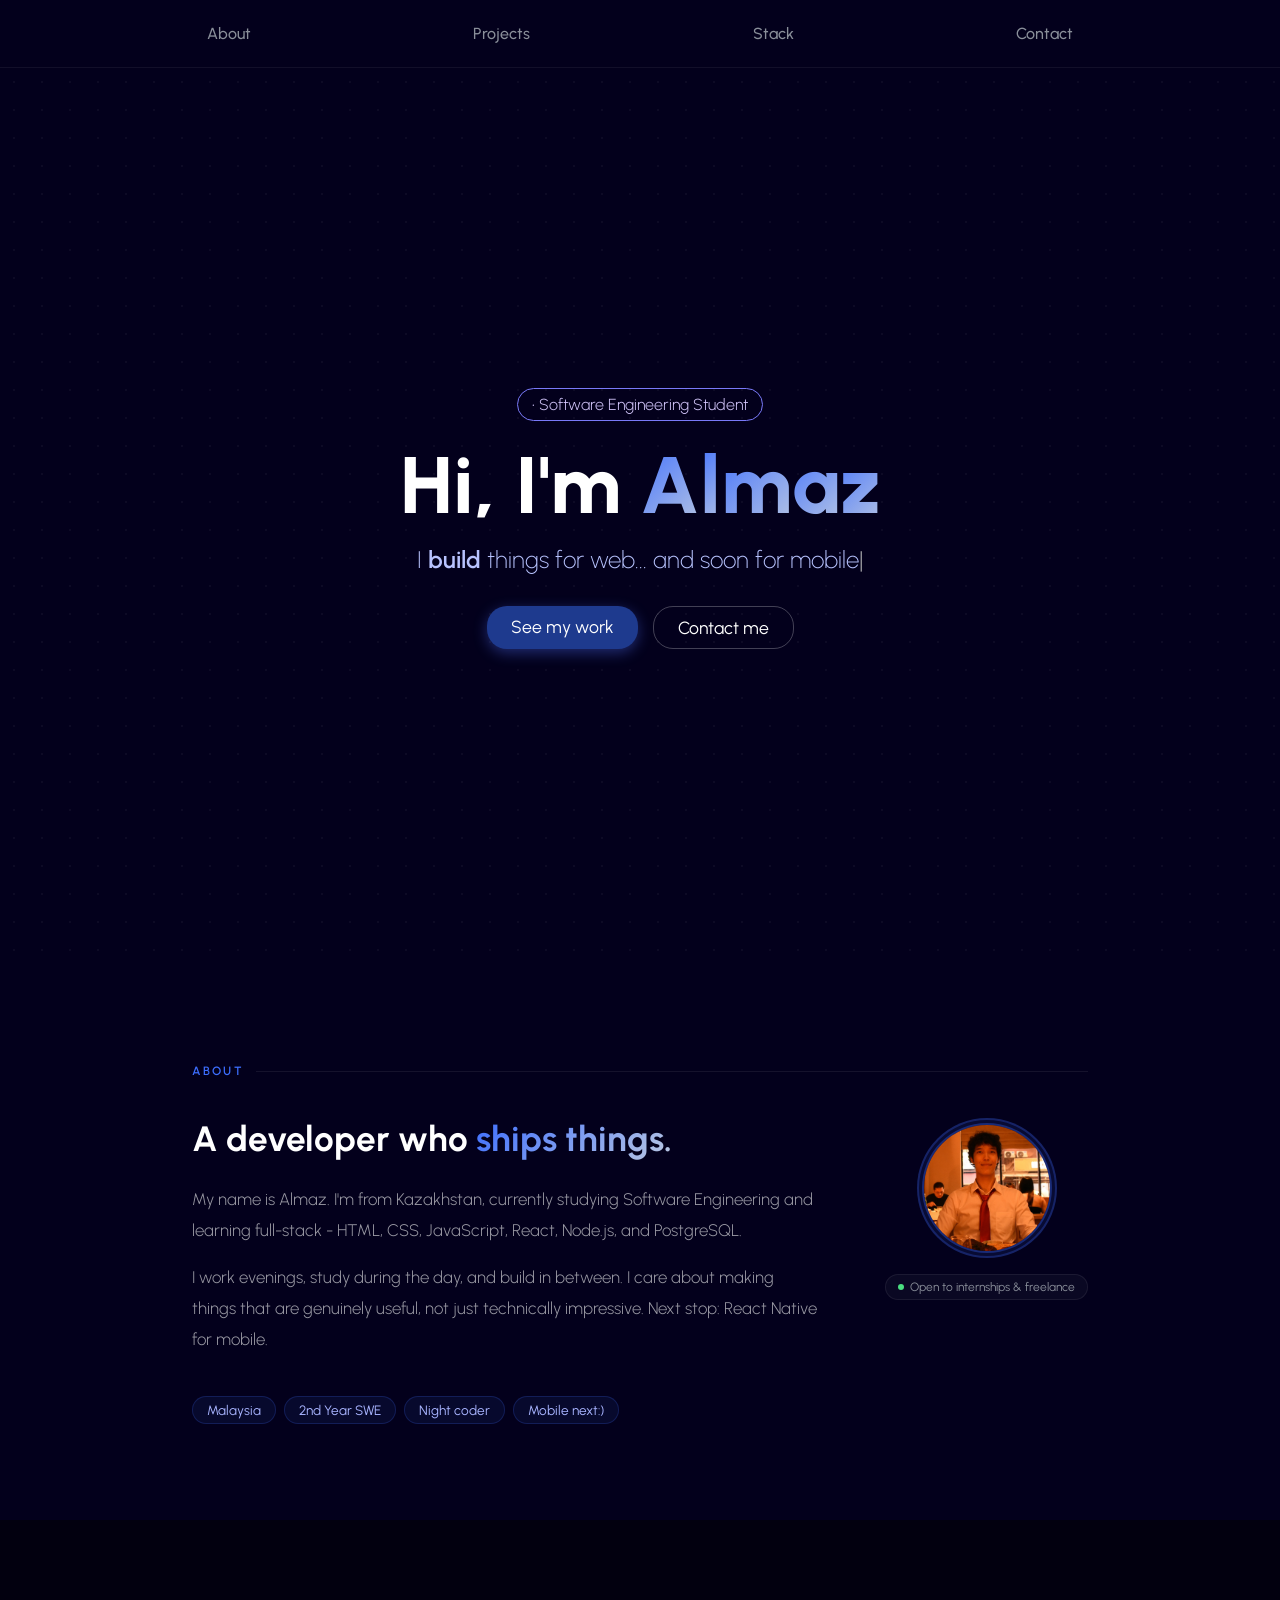
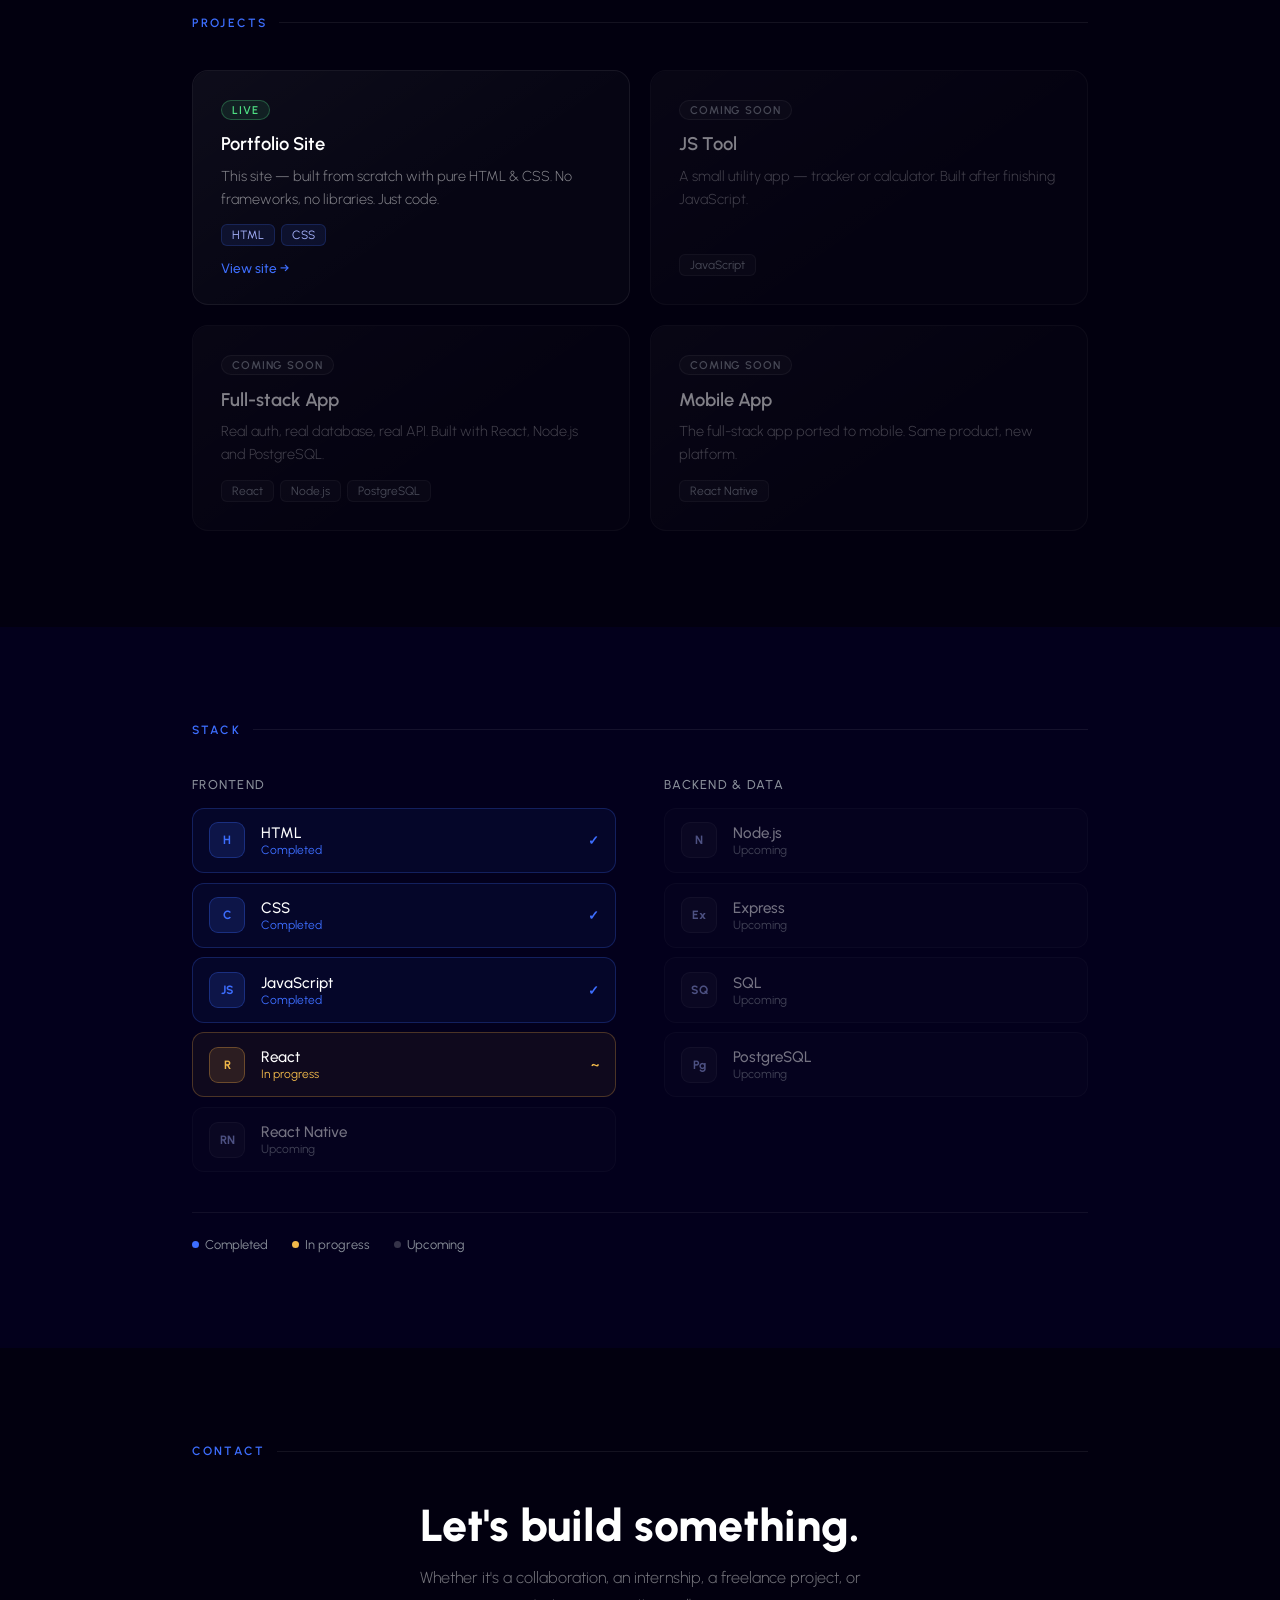
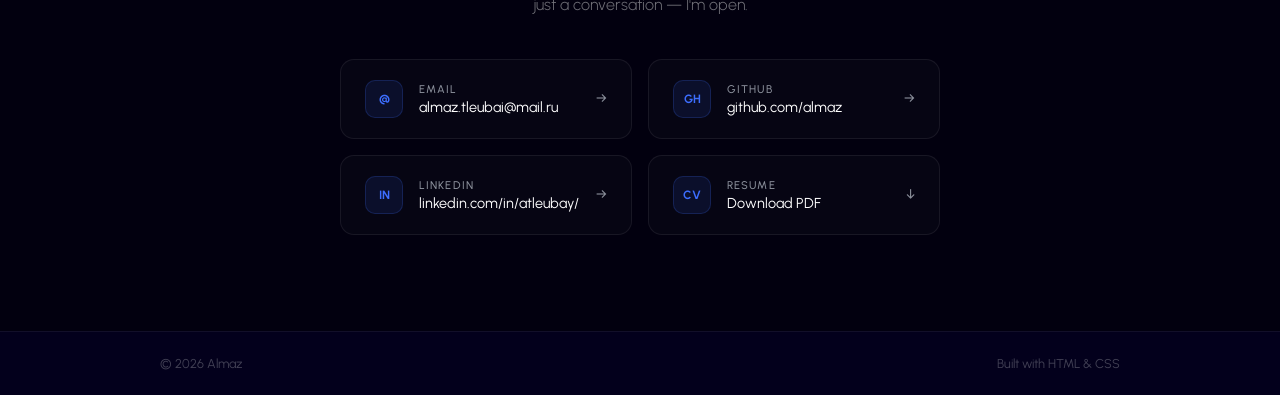
<file: index.html>
<!DOCTYPE html>
<html lang="en">
<head>
    <meta charset="UTF-8">
    <meta name="viewport" content="width=device-width, initial-scale=1.0">
    <title>Almaaaaaz</title>
    <link rel="stylesheet" href="style.css">
    <link rel="preconnect" href="https://fonts.googleapis.com">
    <link rel="preconnect" href="https://fonts.gstatic.com" crossorigin>
    <link href="https://fonts.googleapis.com/css2?family=Caveat:wght@400..700&family=Urbanist:ital,wght@0,100..900;1,100..900&display=swap" rel="stylesheet">
</head>
<body>
    <header> 
        <nav>   
            <ul id="nav-content">
                <li><a href="#about">About</a></li>
                <li><a href="#projects">Projects</a></li>
                <li><a href="#stack">Stack</a></li>
                <li><a href="#contact">Contact</a></li>
            </ul>
        </nav>
    </header>

    <main>

        <section id="home">
            <div class="landing-content">
                <p class="eyebrow">Software Engineering Student</p>
                <h1 class="hero-name">Hi, I'm <span>A</span><span>l</span><span>m</span><span>a</span><span>z</span></h1>
                <p class="hero-sub">I <span>build</span> things for web... and soon for mobile</p>
                <div class="landing-actions">
                    <a href="#projects" class="btn btn-work">See my work</a>
                    <a href="#contact" class="btn btn-contact">Contact me</a>
                </div>
            </div>
        </section>

        <section id="about">
            <div class="section-inner">
                <div class="section-label">About</div>
                <div class="about-content">
                    <div class="about-left">
                        <h2 class="about-heading">A developer who <span>ships things.</span></h2>
                        <p class="about-text">
                            My name is Almaz. I'm from Kazakhstan, currently studying Software Engineering
                            and learning full-stack - HTML, CSS, JavaScript, React,
                            Node.js, and PostgreSQL.
                        </p>
                        <p class="about-text">
                            I work evenings, study during the day, and build in between.
                            I care about making things that are genuinely useful, not just technically impressive.
                            Next stop: React Native for mobile.
                        </p>
                        <div class="about-tags">
                            <span class="about-tag">Malaysia</span>
                            <span class="about-tag">2nd Year SWE</span>
                            <span class="about-tag">Night coder</span>
                            <span class="about-tag">Mobile next:)</span>
                        </div>
                    </div>
                    <div class="about-right">
                        <div class="about-photo"><img src="./assets/DSC_8581.JPG"></div>
                        <div class="about-status">
                            <span class="status-dot"></span>
                            Open to internships & freelance
                        </div>
                    </div>
                </div>
            </div>
        </section>

        <section id="projects">
            <div class="section-inner">
                <div class="section-label">Projects</div>
                <div class="projects-grid">

                    <div class="project-card project-card--live">
                        <div class="project-card-header">
                            <div class="project-tag-live">Live</div>
                        </div>
                        <div class="project-name">Portfolio Site</div>
                        <div class="project-desc">This site — built from scratch with pure HTML & CSS. No frameworks, no libraries. Just code.</div>
                        <div class="project-stack">
                            <span class="stack-tag">HTML</span>
                            <span class="stack-tag">CSS</span>
                        </div>
                        <a href="#" class="project-link">View site →</a>
                    </div>

                    <div class="project-card project-card--soon">
                        <div class="project-card-header">
                            <div class="project-tag-soon">Coming soon</div>
                        </div>
                        <div class="project-name">JS Tool</div>
                        <div class="project-desc">A small utility app — tracker or calculator. Built after finishing JavaScript.</div>
                        <div class="project-stack">
                            <span class="stack-tag stack-tag--dim">JavaScript</span>
                        </div>
                    </div>

                    <div class="project-card project-card--soon">
                        <div class="project-card-header">
                            <div class="project-tag-soon">Coming soon</div>
                        </div>
                        <div class="project-name">Full-stack App</div>
                        <div class="project-desc">Real auth, real database, real API. Built with React, Node.js and PostgreSQL.</div>
                        <div class="project-stack">
                            <span class="stack-tag stack-tag--dim">React</span>
                            <span class="stack-tag stack-tag--dim">Node.js</span>
                            <span class="stack-tag stack-tag--dim">PostgreSQL</span>
                        </div>
                    </div>

                    <div class="project-card project-card--soon">
                        <div class="project-card-header">
                            <div class="project-tag-soon">Coming soon</div>
                        </div>
                        <div class="project-name">Mobile App</div>
                        <div class="project-desc">The full-stack app ported to mobile. Same product, new platform.</div>
                        <div class="project-stack">
                            <span class="stack-tag stack-tag--dim">React Native</span>
                        </div>
                    </div>

                </div>
            </div>
        </section>

        <section id="stack">
            <div class="section-inner">
                <div class="section-label">Stack</div>
                <div class="stack-content">

                    <div class="stack-group">
                        <div class="stack-group-title">Frontend</div>
                        <div class="stack-items">
                            <div class="stack-item stack-item--done">
                                <div class="stack-item-icon">H</div>
                                <div class="stack-item-info">
                                    <div class="stack-item-name">HTML</div>
                                    <div class="stack-item-status">Completed</div>
                                </div>
                                <div class="stack-item-badge stack-item-badge--done">✓</div>
                            </div>
                            <div class="stack-item stack-item--done">
                                <div class="stack-item-icon">C</div>
                                <div class="stack-item-info">
                                    <div class="stack-item-name">CSS</div>
                                    <div class="stack-item-status">Completed</div>
                                </div>
                                <div class="stack-item-badge stack-item-badge--done">✓</div>
                            </div>
                            <div class="stack-item stack-item--done">
                                <div class="stack-item-icon">JS</div>
                                <div class="stack-item-info">
                                    <div class="stack-item-name">JavaScript</div>
                                    <div class="stack-item-status">Completed</div>
                                </div>
                                <div class="stack-item-badge stack-item-badge--done">✓</div>

                            </div>
                            <div class="stack-item stack-item--learning">
                                <div class="stack-item-icon">R</div>
                                <div class="stack-item-info">
                                    <div class="stack-item-name">React</div>
                                    <div class="stack-item-status">In progress</div>
                                </div>
                                <div class="stack-item-badge stack-item-badge--learning">~</div>

                            </div>
                            <div class="stack-item stack-item--upcoming">
                                <div class="stack-item-icon">RN</div>
                                <div class="stack-item-info">
                                    <div class="stack-item-name">React Native</div>
                                    <div class="stack-item-status">Upcoming</div>
                                </div>
                            </div>
                        </div>
                    </div>

                    <div class="stack-group">
                        <div class="stack-group-title">Backend & Data</div>
                        <div class="stack-items">
                            <div class="stack-item stack-item--upcoming">
                                <div class="stack-item-icon">N</div>
                                <div class="stack-item-info">
                                    <div class="stack-item-name">Node.js</div>
                                    <div class="stack-item-status">Upcoming</div>
                                </div>
                            </div>
                            <div class="stack-item stack-item--upcoming">
                                <div class="stack-item-icon">Ex</div>
                                <div class="stack-item-info">
                                    <div class="stack-item-name">Express</div>
                                    <div class="stack-item-status">Upcoming</div>
                                </div>
                            </div>
                            <div class="stack-item stack-item--upcoming">
                                <div class="stack-item-icon">SQ</div>
                                <div class="stack-item-info">
                                    <div class="stack-item-name">SQL</div>
                                    <div class="stack-item-status">Upcoming</div>
                                </div>
                            </div>
                            <div class="stack-item stack-item--upcoming">
                                <div class="stack-item-icon">Pg</div>
                                <div class="stack-item-info">
                                    <div class="stack-item-name">PostgreSQL</div>
                                    <div class="stack-item-status">Upcoming</div>
                                </div>
                            </div>
                        </div>
                    </div>

                </div>

                <div class="stack-legend">
                    <div class="legend-item"><span class="legend-dot legend-dot--done"></span>Completed</div>
                    <div class="legend-item"><span class="legend-dot legend-dot--learning"></span>In progress</div>
                    <div class="legend-item"><span class="legend-dot legend-dot--upcoming"></span>Upcoming</div>
                </div>
            </div>
        </section>

        <section id="contact">
            <div class="section-inner">
                <div class="section-label">Contact</div>
                <div class="contact-content">
                    <div class="contact-heading">Let's build something.</div>
                    <p class="contact-sub">Whether it's a collaboration, an internship, a freelance project, or just a conversation — I'm open.</p>
                    <div class="contact-grid">
                        <a href="mailto:almaz@email.com" class="contact-card">
                            <div class="contact-icon">@</div>
                            <div class="contact-info">
                                <div class="contact-label">Email</div>
                                <div class="contact-val">almaz.tleubai@mail.ru</div>
                            </div>
                            <div class="contact-arrow">→</div>
                        </a>
                        <a href="https://github.com/almvvz" target="_blank" class="contact-card">
                            <div class="contact-icon">gh</div>
                            <div class="contact-info">
                                <div class="contact-label">GitHub</div>
                                <div class="contact-val">github.com/almaz</div>
                            </div>
                            <div class="contact-arrow">→</div>
                        </a>
                        <a href="https://linkedin.com" target="_blank" class="contact-card">
                            <div class="contact-icon">in</div>
                            <div class="contact-info">
                                <div class="contact-label">LinkedIn</div>
                                <div class="contact-val">linkedin.com/in/atleubay/</div>
                            </div>
                            <div class="contact-arrow">→</div>
                        </a>
                        <a href="#" class="contact-card">
                            <div class="contact-icon">cv</div>
                            <div class="contact-info">
                                <div class="contact-label">Resume</div>
                                <div class="contact-val">Download PDF</div>
                            </div>
                            <div class="contact-arrow">↓</div>
                        </a>
                    </div>
                </div>
            </div>
        </section>

    </main>

    <footer>
        <div class="footer-inner">
            <span>© 2026 Almaz</span>
            <span>Built with HTML & CSS</span>
        </div>
    </footer>
    
</body>
</html>
</file>
<file: style.css>
* {
    margin: 0;
    padding: 0;
    box-sizing: border-box;
}

body {
    font-family: "Urbanist", sans-serif;
    background-color: #03001C;
    color: white;
}

header {
    position: sticky;
    z-index: 100;
    top: 0;
}

#nav-content {
    list-style: none;
    display: flex;
    justify-content: space-evenly;
    background-color: #03001C;
    padding: 1rem 0;
    border-bottom: 1px solid rgba(255,255,255,0.06);
}

#nav-content a {
    text-decoration: none;
    color: #8a8f9a;
    font-size: 1rem;
    font-weight: 500;
    padding: 8px 16px;
    transition: transform 0.3s ease, color 0.3s ease;
    display: inline-block;
}

#nav-content a:hover {
    color: white;
    transform: translateY(-2px);
}


#home {
    height: 100vh;
    display: flex;
    flex-direction: column;
    align-items: center;
    justify-content: center;
    text-align: center;
    position: relative;
    background-color: #03001C;
}

#home::before {
    content: " ";
    position: absolute;
    inset: 0;
    background-image: radial-gradient(circle, rgba(255,255,255,0.04) 1px, transparent 1px);
    background-size: 28px 28px;
    pointer-events: none;
}

.landing-content {
    opacity: 0;
    animation: fadeUp 1.2s ease forwards;
    position: relative;
    z-index: 1;
}

.eyebrow {
    display: inline-block;
    margin-bottom: 1rem;
    padding: 6px 14px;
    border: 1px solid rgb(121, 121, 248);
    border-radius: 20px;
    font-size: 1rem;
    font-weight: 300;
    color: #d7c9ff;
    background-color: transparent;
}

.eyebrow::before {
    content: "• ";
}

.hero-name {
    color: white;
    margin-bottom: 0.75rem;
    font-size: 5rem;
    font-weight: 800;
}

.hero-name span {
    background: linear-gradient(135deg, #3d6eff, #bbc8e2);
    -webkit-background-clip: text;
    -webkit-text-fill-color: transparent;
    background-clip: text;
    transition: transform 0.4s ease-in;
    display: inline-block;
}

.hero-name span:hover {
    transform: scale(1.1);
    cursor: default;
}

.hero-sub {
    color: rgb(184, 195, 255);
    font-size: 1.5rem;
    font-weight: 200;
}

.hero-sub span {
    font-weight: 600;
}

.hero-sub::after {
    content: "|";
    color: #c6c6c6;
    animation: blink 1s steps(1) infinite;
}

.landing-actions {
    display: flex;
    justify-content: center;
    gap: 15px;
    margin-top: 2rem;
}

/* ── BUTTONS ── */
.btn {
    padding: 10px 24px;
    border-radius: 20px;
    text-decoration: none;
    font-size: 1.1rem;
    font-family: "Urbanist", sans-serif;
    transition: 0.3s ease;
    display: inline-block;
}

.btn-work {
    background-color: #1e3a8e;
    color: white;
    box-shadow: 0px 4px 14px rgba(76, 110, 245, 0.39);
}

.btn-work:hover {
    background-color: #2d50b8;
    transform: translateY(-2px);
    box-shadow: 0px 8px 20px rgba(76, 110, 245, 0.5);
}

.btn-contact {
    background-color: transparent;
    color: white;
    border: 1px solid rgba(255,255,255,0.25);
}

.btn-contact:hover {
    border-color: #595aa5;
    color: #a8b4ff;
    transform: translateY(-2px);
}

.section-inner {
    max-width: 960px;
    margin: 0 auto;
    padding: 6rem 2rem;
}

.section-label {
    font-size: 0.75rem;
    text-transform: uppercase;
    letter-spacing: 0.18em;
    color: #3d6eff;
    font-weight: 600;
    margin-bottom: 2.5rem;
    display: flex;
    align-items: center;
    gap: 0.75rem;
}

.section-label::after {
    content: "";
    flex: 1;
    height: 1px;
    background: rgba(255,255,255,0.07);
}

/* ── ABOUT ── */
#about {
    background-color: #03001C;
}

.about-content {
    display: grid;
    grid-template-columns: 1fr auto;
    gap: 4rem;
    align-items: start;
}

.about-heading {
    font-size: 2.2rem;
    font-weight: 700;
    color: white;
    line-height: 1.2;
    margin-bottom: 1.5rem;
}

.about-heading span {
    background: linear-gradient(135deg, #3d6eff, #bbc8e2);
    -webkit-background-clip: text;
    -webkit-text-fill-color: transparent;
    background-clip: text;
    transition: transform 0.4s ease;
    display:inline-block
}
.about-heading span:hover {
    transform: scale(1.05);
}
.about-text {
    color: rgba(255,255,255,0.6);
    font-size: 1.05rem;
    font-weight: 300;
    line-height: 1.85;
    margin-bottom: 1rem;
}

.about-tags {
    display: flex;
    flex-wrap: wrap;
    gap: 8px;
    margin-top: 1.5rem;
}

.about-tag {
    font-size: 0.85rem;
    padding: 5px 14px;
    border-radius: 100px;
    background: rgba(61, 110, 255, 0.08);
    border: 1px solid rgba(61, 110, 255, 0.2);
    color: #a8b4ff;
    font-weight: 400;
    transition: border-color 0.3s, background 0.3s;
}

.about-tag:hover {
    background: rgba(61, 110, 255, 0.15);
    border-color: rgba(61, 110, 255, 0.4);
}

.about-right {
    display: flex;
    flex-direction: column;
    align-items: center;
    gap: 1rem;
    flex-shrink: 0;
}

.about-left {
    display: flex;
    flex-direction: column;
}

.about-photo {
    width: 140px;
    height: 140px;
    border-radius: 50%;
    background: rgba(61, 110, 255, 0.1);
    border: 2px solid rgba(61, 110, 255, 0.25);
    display: flex;
    align-items: center;
    justify-content: center;
    font-size: 3rem;
    font-weight: 700;
    color: #3d6eff;
    transition: border-color 0.3s, background 0.3s;
}
.about-photo img{
    width: 130px;
    height: 130px;
    border-radius: 50%;
    background: rgba(61, 110, 255, 0.1);
    border: 2px solid rgba(61, 110, 255, 0.25);
    display: flex;
    align-items: center;
    justify-content: center;
    font-size: 3rem;
    font-weight: 700;
    color: #3d6eff;
    transition: border-color 0.3s, background 0.3s;
    object-fit: cover;
}
.about-photo:hover {
    background: rgba(61, 110, 255, 0.18);
    border-color: rgba(61, 110, 255, 0.5);
}

.about-status {
    display: flex;
    align-items: center;
    gap: 6px;
    font-size: 0.75rem;
    color: #8a8f9a;
    background: rgba(255,255,255,0.03);
    border: 1px solid rgba(255,255,255,0.07);
    padding: 5px 12px;
    border-radius: 100px;
    white-space: nowrap;
}

.status-dot {
    width: 6px;
    height: 6px;
    border-radius: 50%;
    background: #4ade80;
    animation: pulse 2s infinite;
}

/* ── PROJECTS ── */
#projects {
    background-color: #02000f;
}

.projects-grid {
    display: grid;
    grid-template-columns: repeat(2, 1fr);
    gap: 1.25rem;
}

.project-card {
    background: rgba(255,255,255,0.02);
    border: 1px solid rgba(255,255,255,0.07);
    border-radius: 16px;
    padding: 1.75rem;
    display: flex;
    flex-direction: column;
    gap: 0.6rem;
    transition: border-color 0.3s, transform 0.3s, background 0.3s;
    position: relative;
    overflow: hidden;
}

.project-card::before {
    content: '';
    position: absolute;
    inset: 0;
    border-radius: 16px;
    background: linear-gradient(145deg, rgba(255,255,255,0.03) 0%, transparent 60%);
    pointer-events: none;
}

.project-card:hover {
    transform: translateY(-3px);
    border-color: rgba(61, 110, 255, 0.3);
    background: rgba(61, 110, 255, 0.04);
}

.project-card--soon {
    opacity: 0.5;
}

.project-card--soon:hover {
    opacity: 0.75;
}

.project-card-header {
    margin-bottom: 0.25rem;
}

.project-tag-live {
    display: inline-block;
    font-size: 0.7rem;
    padding: 2px 10px;
    border-radius: 100px;
    background: rgba(74, 222, 128, 0.1);
    border: 1px solid rgba(74, 222, 128, 0.3);
    color: #4ade80;
    text-transform: uppercase;
    letter-spacing: 0.08em;
    font-weight: 600;
}

.project-tag-soon {
    display: inline-block;
    font-size: 0.7rem;
    padding: 2px 10px;
    border-radius: 100px;
    background: rgba(255,255,255,0.04);
    border: 1px solid rgba(255,255,255,0.1);
    color: #8a8f9a;
    text-transform: uppercase;
    letter-spacing: 0.08em;
    font-weight: 600;
}

.project-name {
    font-size: 1.15rem;
    font-weight: 600;
    color: white;
}

.project-desc {
    font-size: 0.9rem;
    color: rgba(255,255,255,0.5);
    font-weight: 300;
    line-height: 1.6;
    flex: 1;
}

.project-stack {
    display: flex;
    flex-wrap: wrap;
    gap: 6px;
    margin-top: 0.25rem;
}

.stack-tag {
    font-size: 0.75rem;
    padding: 3px 10px;
    border-radius: 6px;
    background: rgba(61, 110, 255, 0.1);
    border: 1px solid rgba(61, 110, 255, 0.2);
    color: #a8b4ff;
}

.stack-tag--dim {
    background: rgba(255,255,255,0.04);
    border-color: rgba(255,255,255,0.08);
    color: #8a8f9a;
}

.project-link {
    font-size: 0.85rem;
    color: #3d6eff;
    text-decoration: none;
    font-weight: 500;
    margin-top: 0.25rem;
    transition: color 0.2s;
    display: inline-block;
}

.project-link:hover {
    color: #a8b4ff;
}

/* ── STACK ── */
#stack {
    background-color: #03001C;
}

.stack-content {
    display: grid;
    grid-template-columns: 1fr 1fr;
    gap: 3rem;
}

.stack-group-title {
    font-size: 0.8rem;
    text-transform: uppercase;
    letter-spacing: 0.1em;
    color: #8a8f9a;
    font-weight: 500;
    margin-bottom: 1rem;
}

.stack-items {
    display: flex;
    flex-direction: column;
    gap: 0.6rem;
}

.stack-item {
    display: flex;
    align-items: center;
    gap: 1rem;
    padding: 0.85rem 1rem;
    border-radius: 12px;
    border: 1px solid rgba(255,255,255,0.06);
    background: rgba(255,255,255,0.02);
    transition: border-color 0.3s, transform 0.3s, background 0.3s;
    cursor: default;
}

.stack-item:hover {
    transform: translateX(4px);
}

.stack-item--done {
    border-color: rgba(61, 110, 255, 0.25);
    background: rgba(61, 110, 255, 0.06);
}

.stack-item--done:hover {
    border-color: rgba(61, 110, 255, 0.45);
    background: rgba(61, 110, 255, 0.1);
}

.stack-item--learning {
    border-color: rgba(250, 180, 70, 0.25);
    background: rgba(250, 180, 70, 0.05);
}

.stack-item--learning:hover {
    border-color: rgba(250, 180, 70, 0.45);
}

.stack-item--upcoming {
    opacity: 0.45;
}

.stack-item--upcoming:hover {
    opacity: 0.7;
}

.stack-item-icon {
    width: 36px;
    height: 36px;
    border-radius: 9px;
    background: rgba(255,255,255,0.05);
    display: flex;
    align-items: center;
    justify-content: center;
    font-size: 0.75rem;
    font-weight: 700;
    color: #a8b4ff;
    flex-shrink: 0;
    border: 1px solid rgba(255,255,255,0.08);
}

.stack-item--done .stack-item-icon {
    background: rgba(61, 110, 255, 0.15);
    border-color: rgba(61, 110, 255, 0.3);
    color: #3d6eff;
}

.stack-item--learning .stack-item-icon {
    background: rgba(250, 180, 70, 0.12);
    border-color: rgba(250, 180, 70, 0.3);
    color: #f0b84a;
}

.stack-item-info {
    flex: 1;
}

.stack-item-name {
    font-size: 0.95rem;
    font-weight: 500;
    color: white;
}

.stack-item-status {
    font-size: 0.75rem;
    color: #8a8f9a;
    margin-top: 1px;
}

.stack-item--done .stack-item-status { color: #3d6eff; }
.stack-item--learning .stack-item-status { color: #f0b84a; }

.stack-item-badge {
    font-size: 0.8rem;
    font-weight: 700;
    flex-shrink: 0;
}

.stack-item-badge--done { color: #3d6eff; }
.stack-item-badge--learning { color: #f0b84a; }

.stack-legend {
    display: flex;
    gap: 1.5rem;
    margin-top: 2.5rem;
    padding-top: 1.5rem;
    border-top: 1px solid rgba(255,255,255,0.06);
}

.legend-item {
    display: flex;
    align-items: center;
    gap: 6px;
    font-size: 0.8rem;
    color: #8a8f9a;
}

.legend-dot {
    width: 7px;
    height: 7px;
    border-radius: 50%;
}

.legend-dot--done { background: #3d6eff; }
.legend-dot--learning { background: #f0b84a; }
.legend-dot--upcoming { background: rgba(255,255,255,0.2); }

#contact {
    background-color: #02000f;
}

.contact-content {
    text-align: center;
}

.contact-heading {
    font-size: 2.8rem;
    font-weight: 800;
    color: white;
    margin-bottom: 0.75rem;
}

.contact-sub {
    font-size: 1rem;
    color: rgba(255,255,255,0.45);
    font-weight: 300;
    max-width: 460px;
    margin: 0 auto 2.5rem;
    line-height: 1.7;
}

.contact-grid {
    display: grid;
    grid-template-columns: repeat(2, 1fr);
    gap: 1rem;
    max-width: 600px;
    margin: 0 auto;
}

.contact-card {
    display: flex;
    align-items: center;
    gap: 1rem;
    padding: 1.25rem 1.5rem;
    background: rgba(255,255,255,0.02);
    border: 1px solid rgba(255,255,255,0.07);
    border-radius: 14px;
    text-decoration: none;
    transition: border-color 0.3s, transform 0.3s, background 0.3s;
}

.contact-card:hover {
    border-color: rgba(61, 110, 255, 0.35);
    background: rgba(61, 110, 255, 0.05);
    transform: translateY(-2px);
}

.contact-icon {
    width: 38px;
    height: 38px;
    border-radius: 10px;
    background: rgba(61, 110, 255, 0.1);
    border: 1px solid rgba(61, 110, 255, 0.2);
    display: flex;
    align-items: center;
    justify-content: center;
    font-size: 0.75rem;
    font-weight: 700;
    color: #3d6eff;
    flex-shrink: 0;
    text-transform: uppercase;
}

.contact-info {
    flex: 1;
    text-align: left;
}

.contact-label {
    font-size: 0.7rem;
    text-transform: uppercase;
    letter-spacing: 0.1em;
    color: #8a8f9a;
    font-weight: 500;
    margin-bottom: 2px;
}

.contact-val {
    font-size: 0.9rem;
    color: white;
    font-weight: 400;
}

.contact-arrow {
    font-size: 1rem;
    color: #8a8f9a;
    transition: color 0.3s, transform 0.3s;
    flex-shrink: 0;
}

.contact-card:hover .contact-arrow {
    color: #3d6eff;
    transform: translateX(3px);
}

footer {
    border-top: 1px solid rgba(255,255,255,0.06);
    padding: 1.5rem 2rem;
}

.footer-inner {
    max-width: 960px;
    margin: 0 auto;
    display: flex;
    justify-content: space-between;
    font-size: 0.8rem;
    color: rgba(255,255,255,0.25);
}

@keyframes fadeUp {
    from { opacity: 0; transform: translateY(24px); }
    to   { opacity: 1; transform: translateY(0); }
}

@keyframes blink {
    50% { opacity: 0; }
}

@keyframes pulse {
    0%, 100% { opacity: 1; }
    50%       { opacity: 0.4; }
}
</file>
